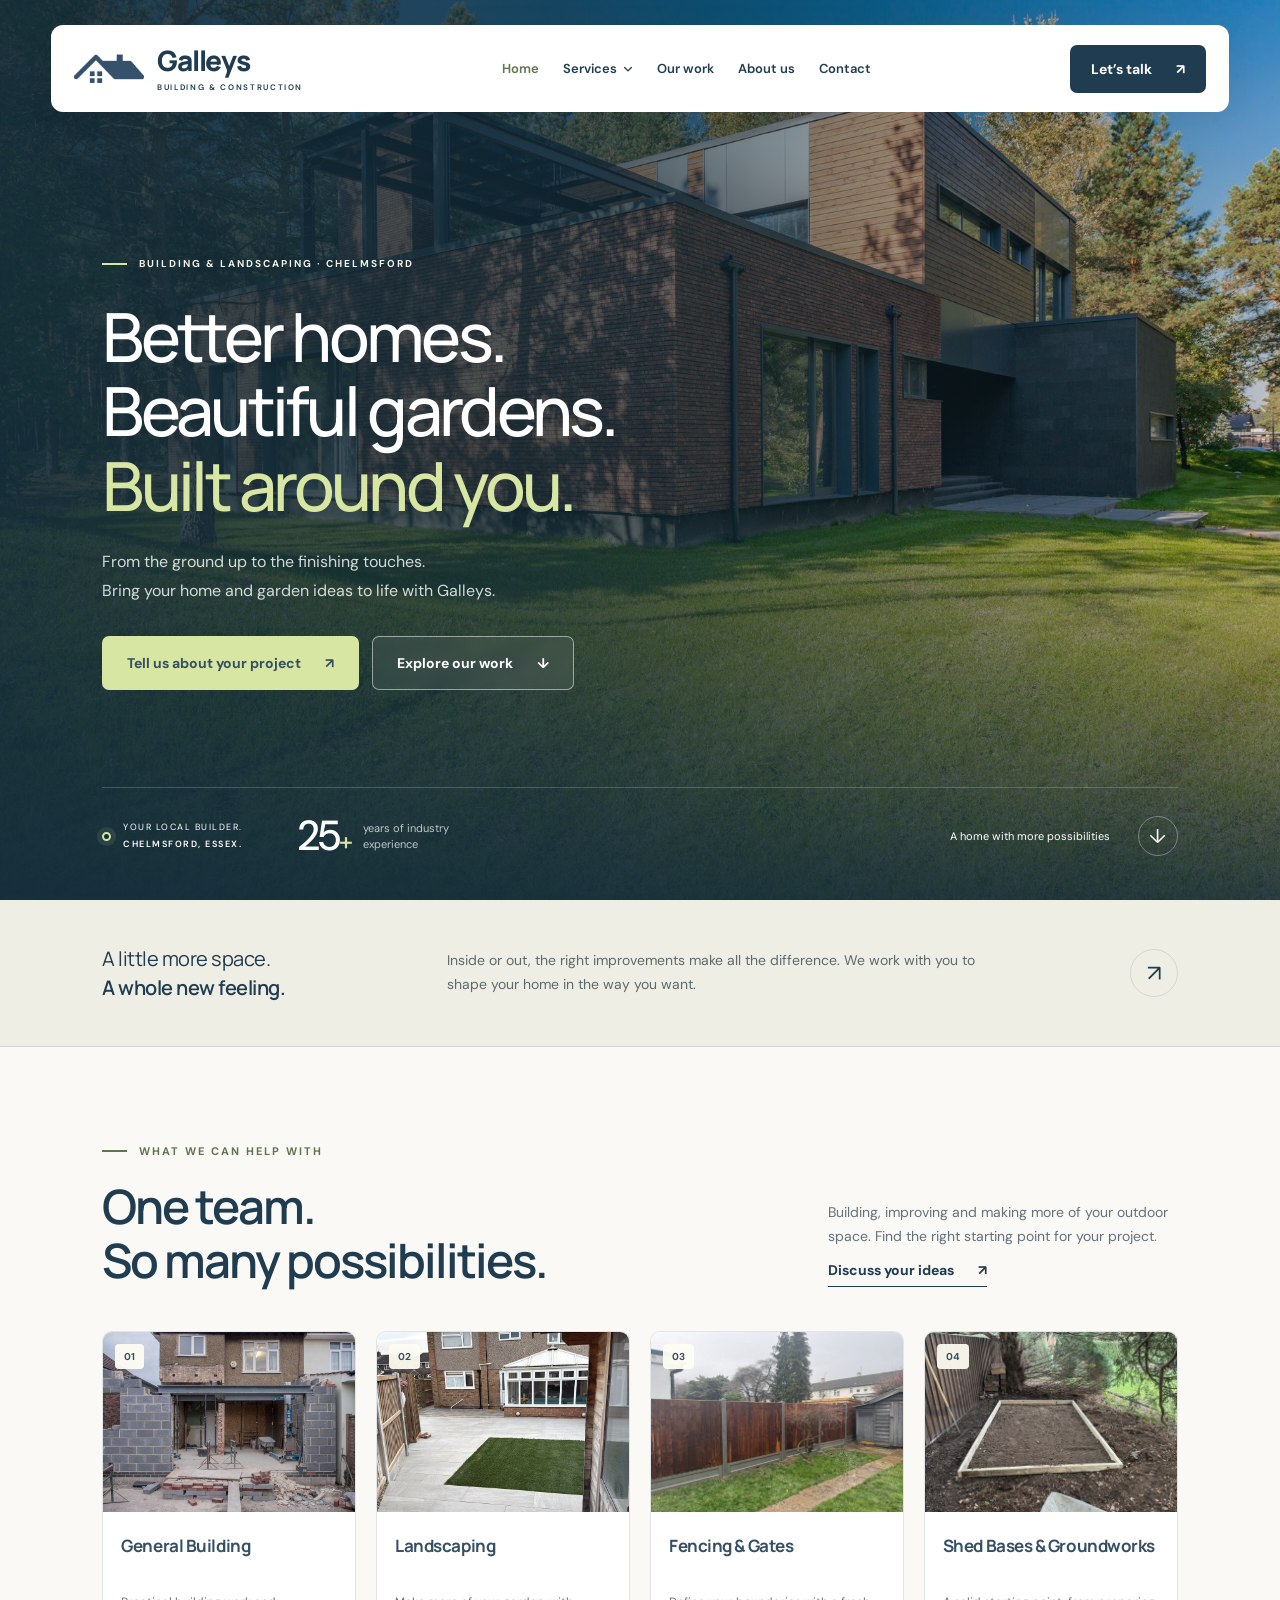
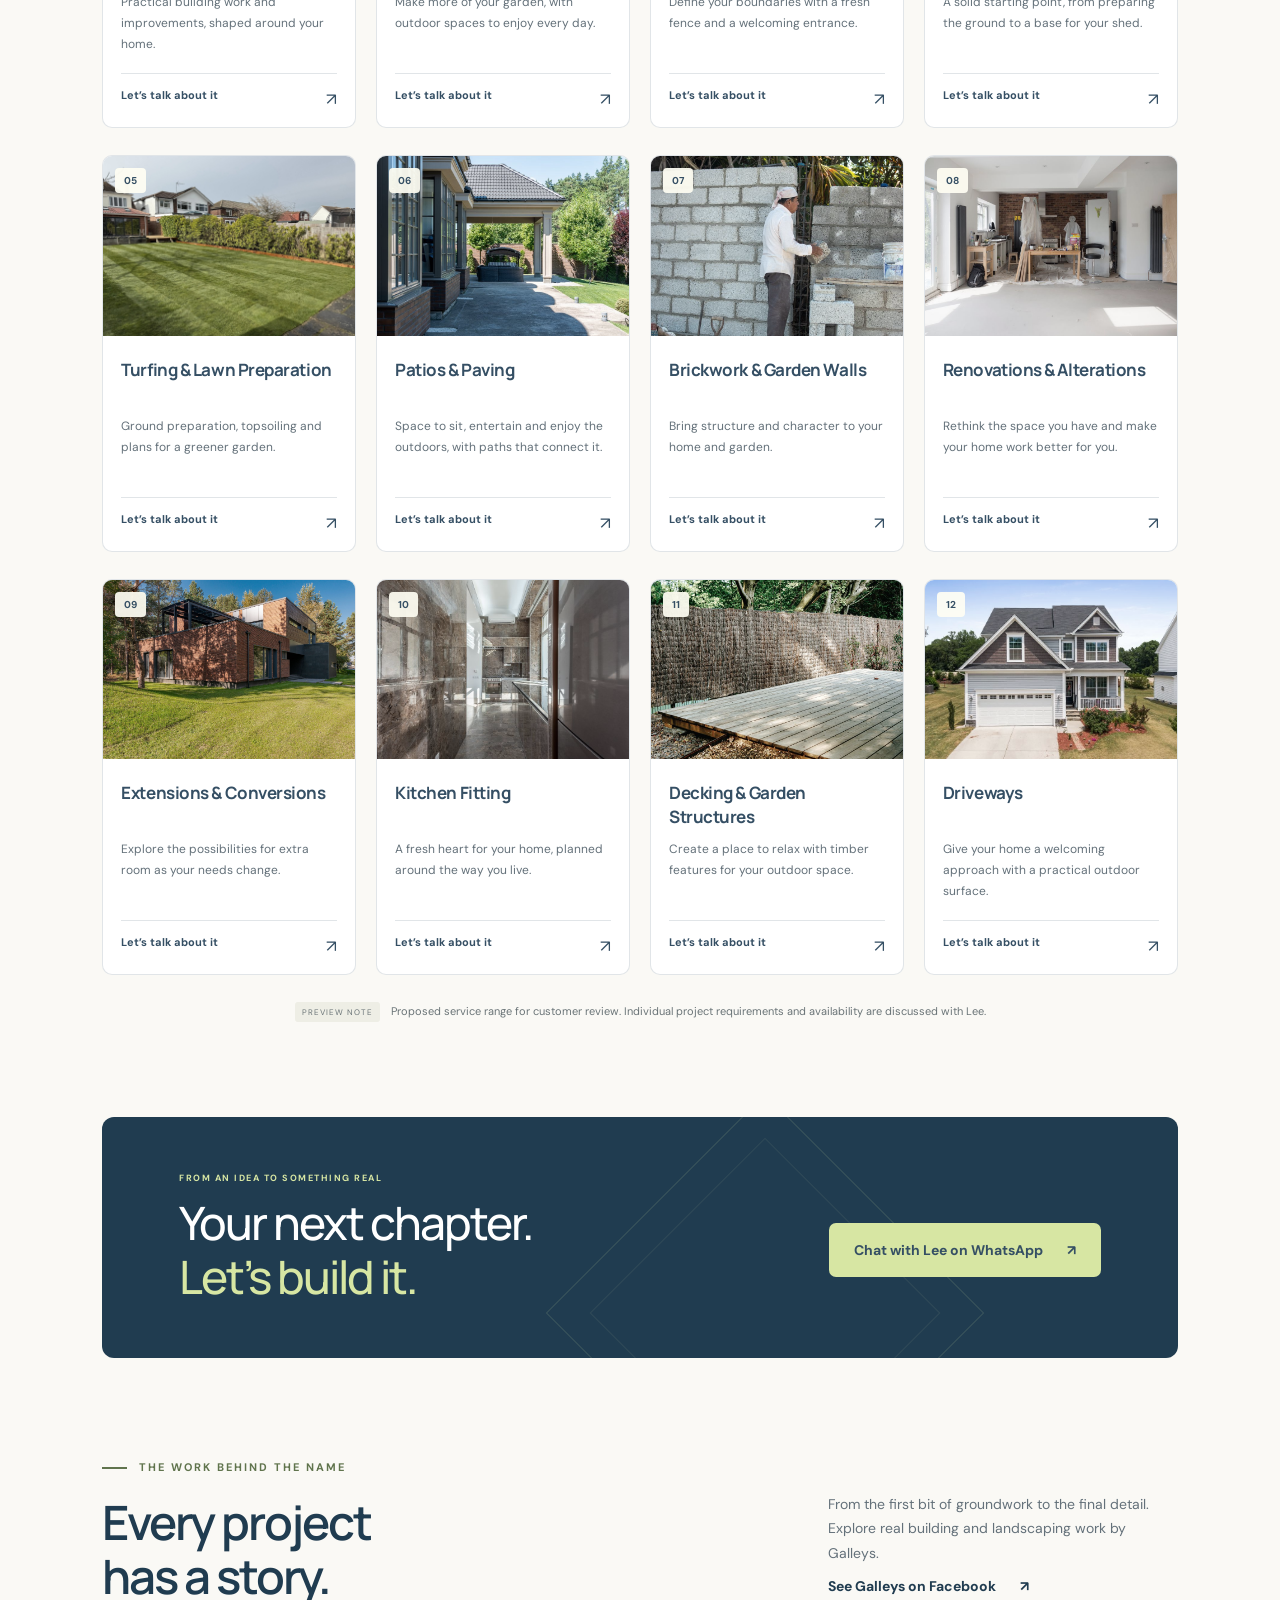
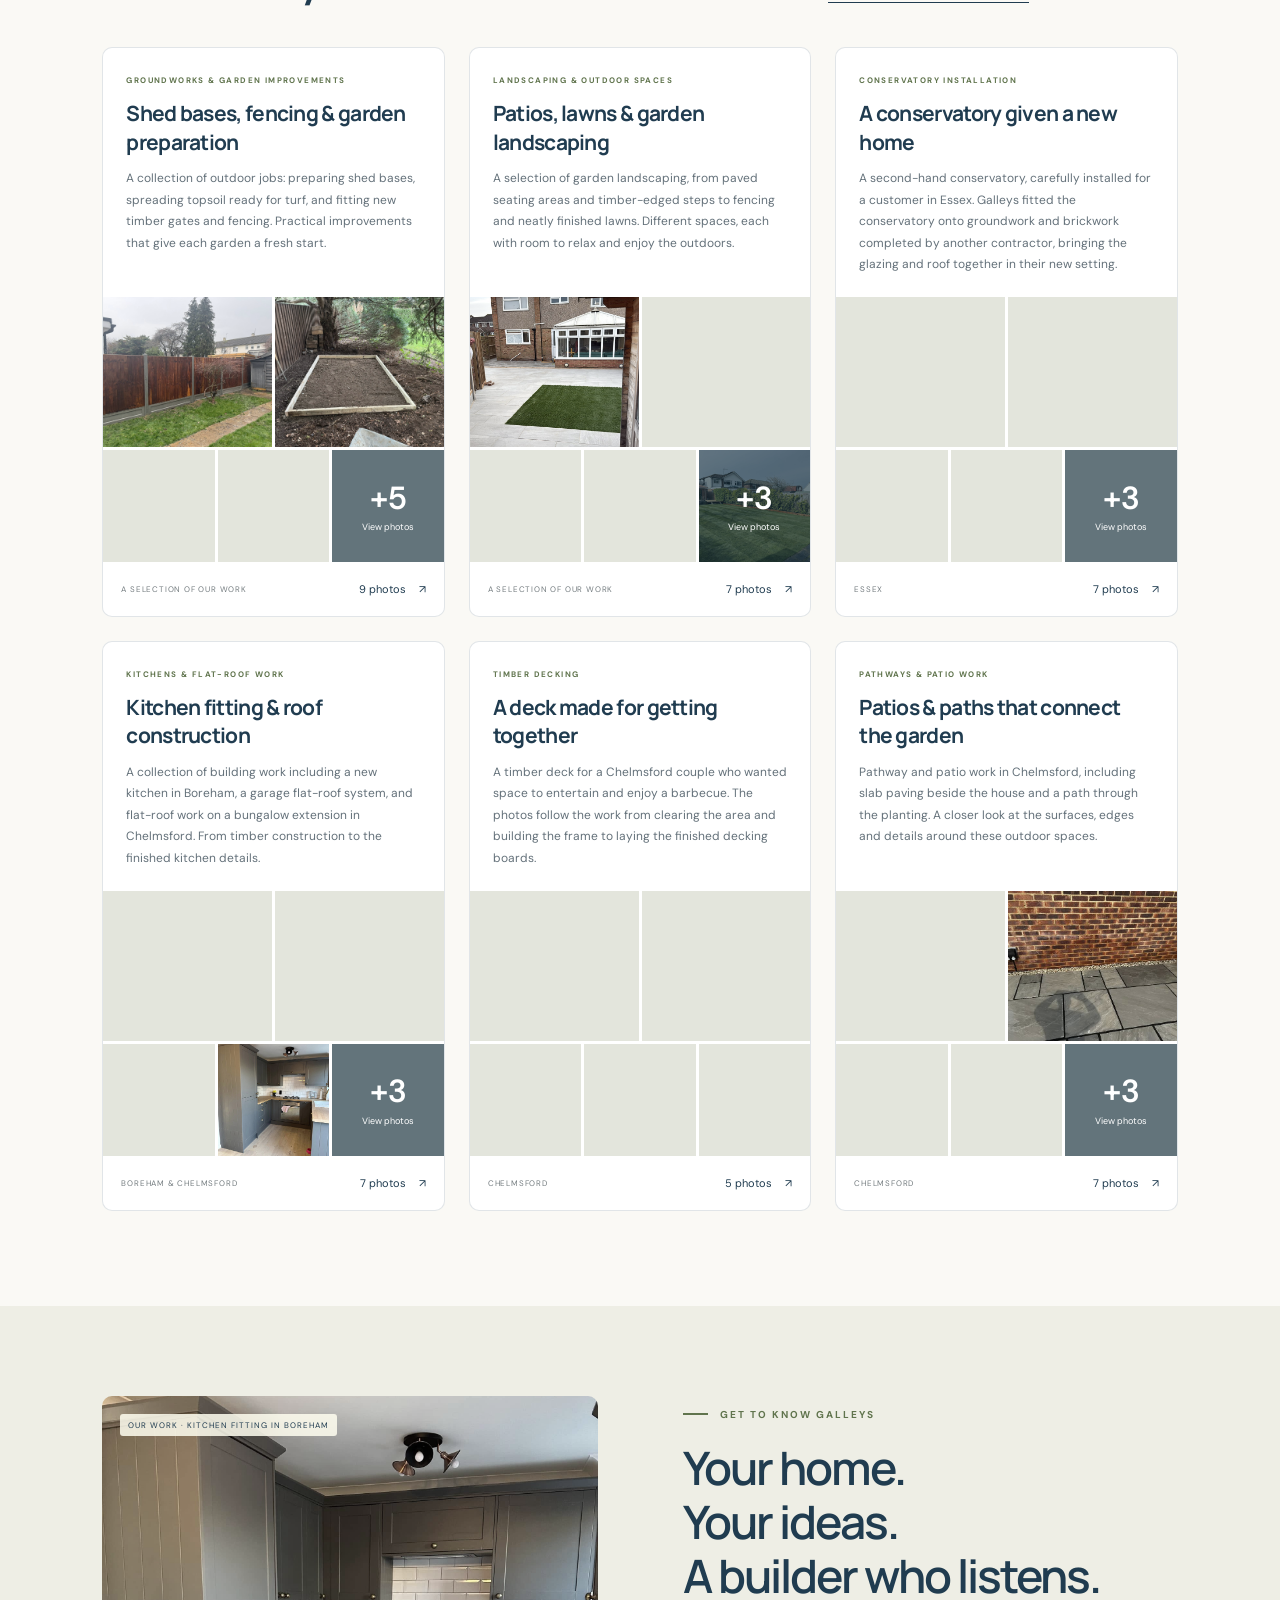
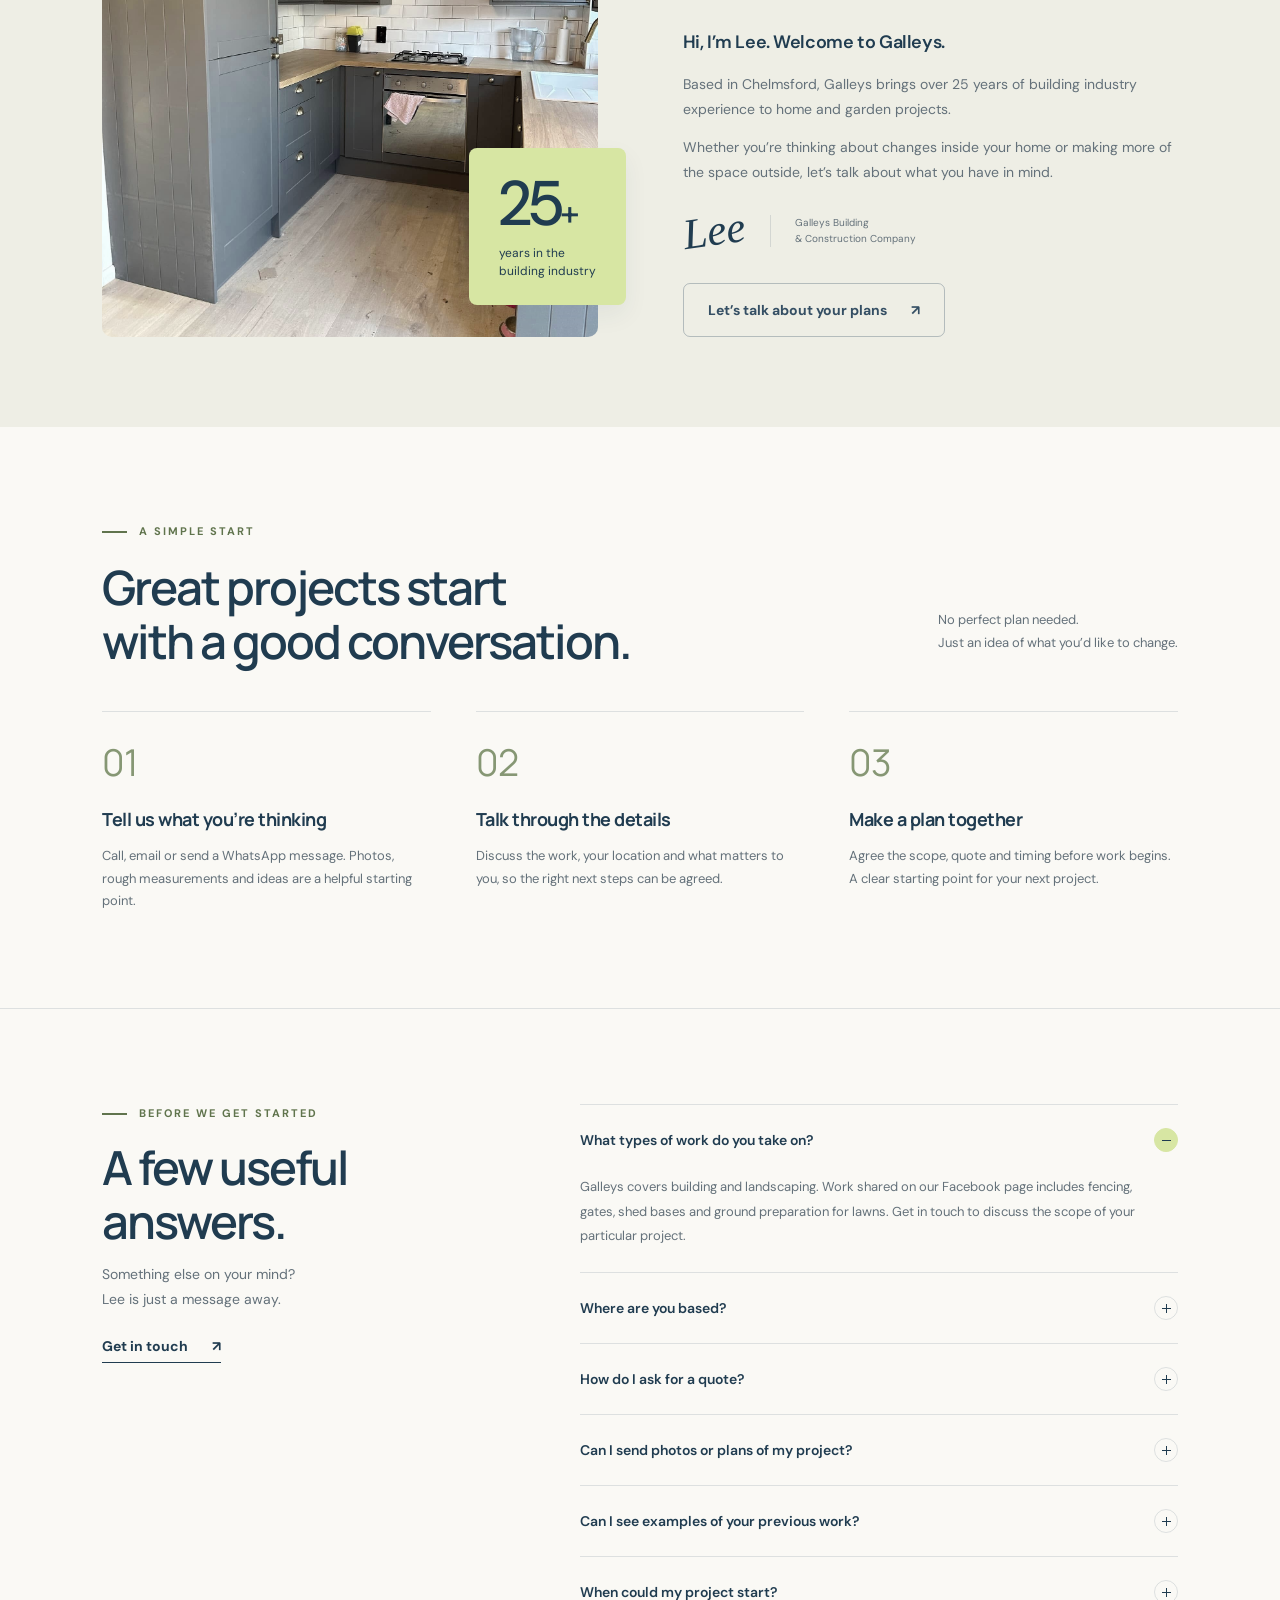
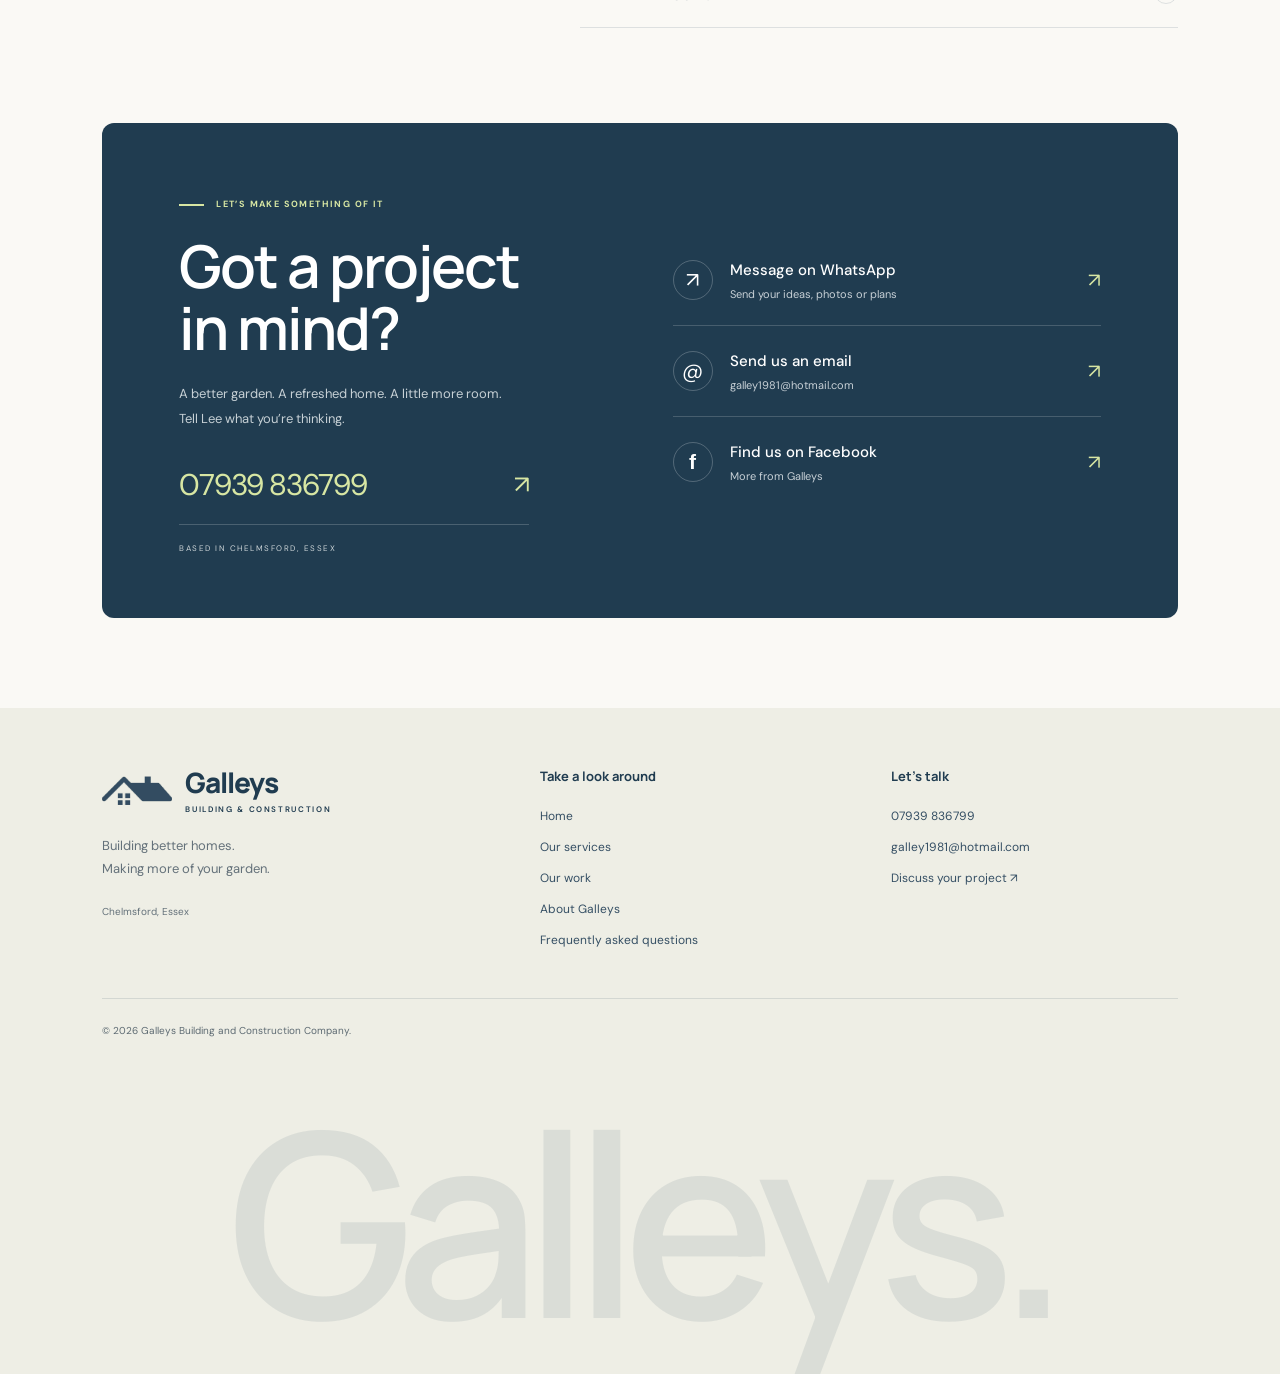
<file: index.html>
<!doctype html>
<html lang="en-GB">
<head>
  <meta charset="UTF-8">
  <meta name="viewport" content="width=device-width, initial-scale=1">
  <title>Galleys | Building & Landscaping in Chelmsford</title>
  <meta name="description" content="Galleys Building and Construction Company. Building and landscaping in Chelmsford, with over 25 years of industry experience. Discuss your home or garden project with Lee.">
  <meta name="robots" content="noindex, nofollow">
  <meta name="theme-color" content="#354f64">
  <link rel="icon" href="assets/galleys-icon.svg" type="image/svg+xml">
  <link rel="preload" as="image" href="assets/galleys-hero.jpg">
  <link rel="stylesheet" href="style.css">
  <link rel="stylesheet" href="homepage.css">
  <script src="homepage.js" defer></script>
</head>
<body>
  <a class="skip-link" href="#main">Skip to content</a>
  <header class="nav" id="site-header">
    <a class="brand" href="#home" aria-label="Galleys Building and Construction Company home"><span class="brand-icon"><img src="logo.jpg" alt="" width="1828" height="957"></span><span class="brand-type">Galleys<span>BUILDING & CONSTRUCTION</span></span></a>
    <button class="menu-toggle" aria-expanded="false" aria-controls="main-nav" aria-label="Open navigation"><span></span><span></span></button>
    <nav id="main-nav" aria-label="Main navigation"><a href="#home" class="home-link">Home</a><div class="services-nav"><button id="services-toggle" aria-expanded="false" aria-controls="services-menu">Services <svg aria-hidden="true" viewBox="0 0 12 12" width="10" height="10"><path d="M2 4.25 6 8.25l4-4" fill="none" stroke="currentColor" stroke-width="1.6" stroke-linecap="round" stroke-linejoin="round"/></svg></button><div class="services-menu" id="services-menu" hidden><div class="dropdown-intro"><span class="eyebrow">FOR YOUR HOME & GARDEN</span><strong>Good things start<br>with a conversation.</strong><a href="#services">Explore all services <span>↗</span></a></div><div id="service-links"></div></div></div><a href="#work">Our work</a><a href="#about">About us</a><a href="#contact">Contact</a></nav>
    <a class="btn call nav-call" href="tel:+447939836799">Let’s talk <span aria-hidden="true">↗</span></a>
  </header>
  <main id="main">
    <section class="hero" id="home" aria-labelledby="hero-title"><div class="hero-shade"></div><div class="hero-copy"><p class="eyebrow"><span class="tiny-line"></span> BUILDING & LANDSCAPING · CHELMSFORD</p><h1 id="hero-title">Better homes.<br>Beautiful gardens.<br><em>Built around you.</em></h1><p class="hero-sub">From the ground up to the finishing touches.<br>Bring your home and garden ideas to life with Galleys.</p><div class="hero-buttons"><a class="btn gold" href="#contact">Tell us about your project <span aria-hidden="true">↗</span></a><a class="btn glass" href="#work">Explore our work <span aria-hidden="true">↓</span></a></div></div><div class="hero-bottom"><div class="hero-location"><span class="location-dot"></span><span>YOUR LOCAL BUILDER.<br><b>CHELMSFORD, ESSEX.</b></span></div><div class="hero-stat"><strong>25<span>+</span></strong><span>years of industry<br>experience</span></div><a href="#services" class="hero-explore">A home with more possibilities <span aria-hidden="true">↓</span></a></div></section>
    <section class="intro-strip" aria-label="Our approach"><p>A little more space.<br><strong>A whole new feeling.</strong></p><p>Inside or out, the right improvements make all the difference. We work with you to shape your home in the way you want.</p><a href="#about" class="round-link" aria-label="Get to know Galleys">↗</a></section>
    <section class="section services" id="services" aria-labelledby="services-title"><div class="section-heading"><div><p class="eyebrow"><span class="tiny-line"></span> WHAT WE CAN HELP WITH</p><h2 id="services-title">One team.<br>So many possibilities.</h2></div><div class="section-intro"><p>Building, improving and making more of your outdoor space. Find the right starting point for your project.</p><a class="text-link" href="#contact">Discuss your ideas <span aria-hidden="true">↗</span></a></div></div><div class="service-grid" id="service-grid"></div><p class="preview-note"><span>PREVIEW NOTE</span> Proposed service range for customer review. Individual project requirements and availability are discussed with Lee.</p></section>
    <section class="project-banner"><p class="eyebrow">FROM AN IDEA TO SOMETHING REAL</p><h2>Your next chapter.<br><em>Let’s build it.</em></h2><a class="btn gold" href="https://wa.me/447939836799?text=Hi%20Lee%2C%20I%27d%20like%20to%20discuss%20a%20home%20or%20garden%20project." target="_blank" rel="noopener">Chat with Lee on WhatsApp <span aria-hidden="true">↗</span></a><span class="banner-outline" aria-hidden="true"></span></section>
    <section class="section work" id="work" aria-labelledby="work-title"><div class="section-heading"><div><p class="eyebrow"><span class="tiny-line"></span> THE WORK BEHIND THE NAME</p><h2 id="work-title">Every project<br>has a story.</h2></div><div class="section-intro"><p>From the first bit of groundwork to the final detail. Explore real building and landscaping work by Galleys.</p><a class="text-link" href="https://www.facebook.com/profile.php?id=100028971055452" target="_blank" rel="noopener">See Galleys on Facebook <span aria-hidden="true">↗</span></a></div></div><div class="project-grid" id="project-grid"></div></section>
    <section class="about-section" id="about" aria-labelledby="about-title"><div class="about-photo"><img src="assets/projects/project-4/image-5.jpg" loading="lazy" width="1536" height="2048" alt="Kitchen fitted by Galleys in Boreham, with grey cabinets and timber worktops"><span class="image-note">OUR WORK · KITCHEN FITTING IN BOREHAM</span><div class="experience-card"><strong>25<span>+</span></strong><p>years in the<br>building industry</p></div></div><div class="about-copy"><p class="eyebrow"><span class="tiny-line"></span> GET TO KNOW GALLEYS</p><h2 id="about-title">Your home.<br>Your ideas.<br>A builder who listens.</h2><p class="about-lead">Hi, I’m Lee. Welcome to Galleys.</p><p>Based in Chelmsford, Galleys brings over 25 years of building industry experience to home and garden projects.</p><p>Whether you’re thinking about changes inside your home or making more of the space outside, let’s talk about what you have in mind.</p><div class="about-signoff"><span class="signature">Lee</span><span>Galleys Building<br>& Construction Company</span></div><a class="btn outline" href="#contact">Let’s talk about your plans <span aria-hidden="true">↗</span></a></div></section>
    <section class="section process" aria-labelledby="process-title"><div class="section-heading"><div><p class="eyebrow"><span class="tiny-line"></span> A SIMPLE START</p><h2 id="process-title">Great projects start<br>with a good conversation.</h2></div><p>No perfect plan needed.<br>Just an idea of what you’d like to change.</p></div><div class="process-grid"><article><span class="step-number">01</span><h3>Tell us what you’re thinking</h3><p>Call, email or send a WhatsApp message. Photos, rough measurements and ideas are a helpful starting point.</p></article><article><span class="step-number">02</span><h3>Talk through the details</h3><p>Discuss the work, your location and what matters to you, so the right next steps can be agreed.</p></article><article><span class="step-number">03</span><h3>Make a plan together</h3><p>Agree the scope, quote and timing before work begins. A clear starting point for your next project.</p></article></div></section>
    <section class="section faq" id="faq" aria-labelledby="faq-title"><div><p class="eyebrow"><span class="tiny-line"></span> BEFORE WE GET STARTED</p><h2 id="faq-title">A few useful<br>answers.</h2><p>Something else on your mind?<br>Lee is just a message away.</p><a class="text-link" href="#contact">Get in touch <span aria-hidden="true">↗</span></a></div><div class="faq-list">
      <details open><summary>What types of work do you take on?<span aria-hidden="true"></span></summary><p>Galleys covers building and landscaping. Work shared on our Facebook page includes fencing, gates, shed bases and ground preparation for lawns. Get in touch to discuss the scope of your particular project.</p></details>
      <details><summary>Where are you based?<span aria-hidden="true"></span></summary><p>We’re based in Chelmsford, Essex. Send Lee your postcode and a short description of the work to check availability in your area.</p></details>
      <details><summary>How do I ask for a quote?<span aria-hidden="true"></span></summary><p>Call <a href="tel:+447939836799">07939 836799</a>, send a WhatsApp message or email <a href="mailto:galley1981@hotmail.com">galley1981@hotmail.com</a>. Include your location and what you’d like to do, and Lee can discuss the next steps with you.</p></details>
      <details><summary>Can I send photos or plans of my project?<span aria-hidden="true"></span></summary><p>Yes. You can share photos and plans by WhatsApp or email. Approximate dimensions and a description of the result you have in mind will also help the conversation.</p></details>
      <details><summary>Can I see examples of your previous work?<span aria-hidden="true"></span></summary><p>You can see project updates on <a href="https://www.facebook.com/profile.php?id=100028971055452" target="_blank" rel="noopener">our Facebook page</a>. Explore our <a href="#work">project galleries</a> for photographs of our building and landscaping work, including kitchens, conservatories, decking and garden improvements.</p></details>
      <details><summary>When could my project start?<span aria-hidden="true"></span></summary><p>Timing depends on the type of work and current availability. Contact Lee with your preferred dates to discuss a suitable schedule.</p></details>
    </div></section>
    <section class="contact-section" id="contact" aria-labelledby="contact-title"><div class="contact-copy"><p class="eyebrow"><span class="tiny-line"></span> LET’S MAKE SOMETHING OF IT</p><h2 id="contact-title">Got a project<br>in mind?</h2><p>A better garden. A refreshed home. A little more room.<br>Tell Lee what you’re thinking.</p><a class="contact-phone" href="tel:+447939836799">07939 836799 <span aria-hidden="true">↗</span></a><span class="contact-location">BASED IN CHELMSFORD, ESSEX</span></div><div class="contact-options"><a href="https://wa.me/447939836799?text=Hi%20Lee%2C%20I%27d%20like%20to%20discuss%20a%20project." target="_blank" rel="noopener"><span class="contact-symbol" aria-hidden="true">↗</span><span><strong>Message on WhatsApp</strong><small>Send your ideas, photos or plans</small></span><b aria-hidden="true">↗</b></a><a href="mailto:galley1981@hotmail.com"><span class="contact-symbol" aria-hidden="true">@</span><span><strong>Send us an email</strong><small>galley1981@hotmail.com</small></span><b aria-hidden="true">↗</b></a><a href="https://www.facebook.com/profile.php?id=100028971055452" target="_blank" rel="noopener"><span class="contact-symbol facebook-symbol" aria-hidden="true">f</span><span><strong>Find us on Facebook</strong><small>More from Galleys</small></span><b aria-hidden="true">↗</b></a></div></section>
  </main>
  <footer><div class="footer-grid"><div><a class="brand" href="#home" aria-label="Galleys home"><span class="brand-icon"><img src="logo.jpg" alt="" width="1828" height="957" loading="lazy"></span><span class="brand-type">Galleys<span>BUILDING & CONSTRUCTION</span></span></a><p>Building better homes.<br>Making more of your garden.</p><p class="footer-location">Chelmsford, Essex</p></div><div><h3>Take a look around</h3><a href="#home">Home</a><a href="#services">Our services</a><a href="#work">Our work</a><a href="#about">About Galleys</a><a href="#faq">Frequently asked questions</a></div><div><h3>Let’s talk</h3><a href="tel:+447939836799">07939 836799</a><a href="mailto:galley1981@hotmail.com">galley1981@hotmail.com</a><a href="#contact">Discuss your project ↗</a></div></div><div class="footer-base"><span>© <span id="year">2026</span> Galleys Building and Construction Company.</span></div><div class="footer-wordmark" aria-hidden="true">Galleys.</div></footer>
  <dialog id="project-lightbox" aria-labelledby="lightbox-title" aria-describedby="lightbox-notice"><div class="lightbox-header"><div><p class="eyebrow">GALLEYS · PROJECT GALLERY</p><h2 id="lightbox-title"></h2></div><button class="lightbox-close" aria-label="Close project gallery">×</button></div><div class="lightbox-stage"><img id="lightbox-image" alt=""><button class="lightbox-prev" aria-label="Previous image"><svg aria-hidden="true" viewBox="0 0 24 24"><path d="M19 12H5m6-6-6 6 6 6" fill="none" stroke="currentColor" stroke-width="1.8" stroke-linecap="round" stroke-linejoin="round"/></svg></button><button class="lightbox-next" aria-label="Next image"><svg aria-hidden="true" viewBox="0 0 24 24"><path d="M5 12h14m-6-6 6 6-6 6" fill="none" stroke="currentColor" stroke-width="1.8" stroke-linecap="round" stroke-linejoin="round"/></svg></button></div><div class="lightbox-caption"><p id="lightbox-caption"></p><span id="lightbox-count" aria-live="polite"></span></div><div id="lightbox-thumbnails" class="lightbox-thumbnails" aria-label="Choose a gallery image"></div><p id="lightbox-notice">Photographs from Galleys’ building and landscaping projects. Swipe, or use the arrows or thumbnails, to explore.</p></dialog>
  <noscript><p class="noscript-note">Please enable JavaScript to browse the service cards and project galleries. You can still call Lee on <a href="tel:+447939836799">07939 836799</a>.</p></noscript>
</body>
</html>
</file>
<file: style.css>
@import url('https://fonts.googleapis.com/css2?family=DM+Sans:wght@400;500;600;700&family=Manrope:wght@400;500;600;700;800&display=swap');
:root{--navy:#133458;--olive:#838921;--gold:#D99B21;--cream:#FAF7BB;--paper:#fffef7;--line:#13345820}*{box-sizing:border-box}html{scroll-behavior:smooth;scroll-padding-top:120px}body{margin:0;background:var(--paper);color:var(--navy);font-family:'DM Sans',Arial,sans-serif;font-size:16px}button,input,textarea,select{font:inherit}button,a{-webkit-tap-highlight-color:transparent}button{cursor:pointer}a{color:inherit;text-decoration:none}button:focus-visible,a:focus-visible{outline:3px solid var(--gold);outline-offset:5px}.nav{position:absolute;z-index:10;top:25px;left:5%;width:90%;display:flex;align-items:center;justify-content:space-between;gap:24px;padding:14px 18px 14px 24px;border-radius:60px;background:#fffef7f5;border:1px solid #ffffff60}.brand{font-family:Manrope,Arial;font-weight:800;font-size:25px;letter-spacing:-1px;display:flex;align-items:center;white-space:nowrap}.brand-dot{color:var(--olive)}.brandmark{width:36px;height:36px;display:grid;place-content:center;background:var(--navy);color:var(--cream);font-size:31px;border-radius:12px;margin-right:10px;line-height:1;position:relative;padding-bottom:6px}.brandmark span{position:absolute;color:var(--gold);right:3px;bottom:0;font-size:21px}.nav nav,.nav-actions{display:flex;gap:24px;align-items:center}.nav nav button{border:0;background:none;color:var(--navy);padding:10px 0;font-weight:500}.nav nav button span{padding-left:8px}.nav-actions{gap:10px}.btn{display:inline-flex;align-items:center;justify-content:center;gap:20px;border-radius:40px;padding:15px 24px;border:1px solid transparent;font-weight:700;font-size:15px;transition:transform .2s,background .2s}.btn:hover{transform:translateY(-3px)}.call{background:var(--navy);color:white}.outline{border-color:var(--navy);background:transparent;color:var(--navy)}.gold{background:var(--gold);color:var(--navy)}.glass{background:#ffffff12;border-color:#ffffff55;color:white;backdrop-filter:blur(16px)}.hero{min-height:clamp(780px,95vh,1000px);background:var(--navy) url('assets/hero.png') center/cover;position:relative;display:flex;flex-direction:column;justify-content:center;padding:170px 8% 145px;color:white}.hero-shade{position:absolute;inset:0;background:linear-gradient(90deg,#09243be8 0%,#0b2b45ab 40%,#0b263219 78%),linear-gradient(0deg,#09253bdf,transparent 35%)}.hero-copy{position:relative;max-width:740px}.eyebrow{font-size:13px;letter-spacing:2px;font-weight:700;display:flex;align-items:center;gap:12px}.tiny-line{height:2px;width:25px;background:var(--gold)}h1,h2,h3{font-family:Manrope,Arial;letter-spacing:-1.7px}h1{font-size:clamp(48px,5.8vw,80px);line-height:1.08;margin:28px 0}h1 em{font-style:normal;color:var(--cream)}.hero-sub{font-size:20px;line-height:1.6;color:#ffffffcf;max-width:460px}.hero-points{display:flex;flex-wrap:wrap;gap:18px;font-size:14px;margin:28px 0 36px}.hero-points span::first-letter{color:var(--gold)}.hero-buttons{display:flex;gap:12px;flex-wrap:wrap}.hero-bottom{position:absolute;bottom:30px;left:8%;right:8%;display:flex;align-items:center;gap:45px;border-top:1px solid #ffffff30;padding-top:24px}.hero-bottom>span{font-size:12px;letter-spacing:2px;margin-right:auto}.google-link{display:flex;align-items:center;gap:12px}.google-link b{font-size:35px;color:var(--cream)}.google-link small{display:block;margin-top:4px;font-size:12px;opacity:.65}.hero-stat{display:flex;align-items:center;gap:12px}.hero-stat strong{font-size:32px}.hero-stat span{font-size:13px;max-width:60px}.down{width:44px;height:44px;display:grid;place-items:center;border:1px solid #ffffff50;border-radius:50%;font-size:24px}
@media(max-width:900px){.nav nav{gap:14px}.nav-actions .request{display:none}.nav{left:4%;width:92%}.hero{padding-left:6%;padding-right:6%}.hero-bottom{left:6%;right:6%}.hero-bottom>span{display:none}}@media(max-width:600px){.nav{top:15px;flex-wrap:wrap;gap:10px;padding:12px 16px;border-radius:26px}.brand{font-size:21px}.nav nav{order:3;width:100%;justify-content:center;border-top:1px solid var(--line);padding-top:4px}.nav-actions .call{padding:10px 15px;font-size:13px}.hero{height:auto;min-height:850px;padding-top:190px;padding-bottom:160px;background-position:60% center}.hero-shade{background:linear-gradient(90deg,#09243bef,#09243b66),linear-gradient(0deg,#09253b,transparent 45%)}.hero-points{display:grid;gap:12px}.hero-sub{font-size:18px}.hero-bottom{gap:20px}.hero-stat{margin-left:auto}.down{display:none}}
.section{padding:110px 8%;max-width:1700px;margin:auto}.section-heading{display:flex;align-items:flex-end;justify-content:space-between;gap:40px;margin-bottom:45px}h2{font-size:clamp(32px,3.5vw,53px);line-height:1.17;font-weight:700;margin:18px 0 0}h3{font-size:20px;line-height:1.35;letter-spacing:-.5px;margin:0 0 12px}p{line-height:1.6}.section .eyebrow{color:var(--olive)}.section-heading>p{max-width:360px;color:#133458b5}.service-grid{display:grid;grid-template-columns:repeat(4,1fr);gap:24px}.service-card{border:1px solid var(--line);border-radius:18px;background:transparent;text-align:left;color:var(--navy);padding:8px;overflow:hidden;transition:transform .25s,box-shadow .25s}.service-card:hover{transform:translateY(-6px);box-shadow:0 16px 30px #13345810}.service-image{position:relative;aspect-ratio:1.12;overflow:hidden;border-radius:12px}.service-image img{width:100%;height:100%;object-fit:cover;transition:transform .5s}.service-card:hover img{transform:scale(1.045)}.service-image>span{position:absolute;top:12px;left:12px;background:#fffef7de;backdrop-filter:blur(12px);padding:7px 11px;border-radius:30px;font-size:12px;font-weight:700}.service-copy{padding:18px 12px 12px}.service-copy h3{font-size:19px;min-height:52px}.service-copy p{font-size:14px;line-height:1.6;color:#133458ae;min-height:68px;margin:0 0 18px}.learn{display:flex;justify-content:space-between;border-top:1px solid var(--line);padding-top:13px;font-size:13px;font-weight:700}.learn b{font-size:18px}.emergency{background:var(--navy);color:var(--cream);padding:85px 8%;display:flex;align-items:center;gap:55px;position:relative;overflow:hidden}.emergency-circle{width:160px;height:160px;flex-shrink:0;border:1px solid #faf7bb40;border-radius:50%;display:grid;place-content:center;font-size:43px;letter-spacing:-2px}.emergency h2{margin:12px 0 28px;color:white}.emergency>.emergency-circle+div{flex:1}.emergency>p{color:#ffffff90;line-height:1.8;font-size:18px}.emergency strong{color:var(--cream);font-weight:400}.centre{text-align:center}.centre .eyebrow{justify-content:center}.muted{color:#1334589e}.small{font-size:12px}.centre>.muted{font-size:14px}.review-grid{display:grid;grid-template-columns:repeat(3,1fr);gap:24px;margin:45px 0 35px}.review-card{background:#f1f1df;padding:28px;border:1px solid #83892125;border-radius:20px;text-align:left;color:var(--navy);transition:transform .3s,background .3s;display:flex;flex-direction:column}.review-card:hover{transform:translateY(-7px);background:var(--cream)}.review-card h3{font-size:23px}.review-card p{color:#133458b5;font-size:16px;flex:1}.quote-mark{font-family:Georgia,serif;font-size:70px;line-height:.9;color:var(--olive)}.review-bottom{border-top:1px solid var(--line);display:flex;align-items:center;gap:12px;padding-top:20px;margin-top:14px;font-size:14px}.review-avatar{border-radius:50%;background:var(--navy);color:var(--cream);width:40px;height:40px;display:grid;place-content:center;font-size:12px}.review-bottom small{display:block;font-size:12px;margin-top:3px;opacity:.65}.expand-icon{margin-left:auto;font-size:22px}.why{border-top:1px solid var(--line)}.why-grid{display:grid;grid-template-columns:1fr 1fr;gap:20px}.why-grid article{display:flex;gap:25px;padding:30px;border:1px solid var(--line);border-radius:16px}.why-grid p{margin:0;color:#133458b5}.number{font-family:Manrope;font-size:40px;color:var(--olive);opacity:.6;letter-spacing:-2px}.areas{display:grid;grid-template-columns:1fr 1.1fr;gap:70px;background:#f2f2e1;max-width:none}.areas h2{margin-bottom:25px}.areas .btn{margin-top:25px}.map-wrap{align-self:center}.map-wrap iframe{width:100%;height:310px;border:0;border-radius:18px 18px 0 0;filter:saturate(.6)}.map-caption{display:flex;flex-wrap:wrap;justify-content:space-between;gap:14px;padding:20px;background:var(--navy);color:var(--cream);border-radius:0 0 18px 18px;font-size:14px;margin-top:-5px}.map-caption strong{font-weight:500}.area-tags{display:flex;flex-wrap:wrap;gap:8px;margin-top:16px}.area-tags span{padding:8px 12px;border:1px solid #83892140;border-radius:7px;font-size:13px}.faq{display:grid;grid-template-columns:.8fr 1.2fr;gap:70px}.faq h2{font-size:70px}.faq p{color:#133458ac}.faq-list{display:grid;gap:12px}.faq-list button{display:flex;align-items:center;justify-content:space-between;gap:20px;text-align:left;padding:24px;background:#f2f2e1;border:1px solid var(--line);border-radius:15px;color:var(--navy);font-size:17px;transition:background .2s}.faq-list button:hover{background:var(--cream)}.faq-list b{font-weight:400;font-size:26px}.final-cta{margin:0 8% 95px;border-radius:24px;background:linear-gradient(90deg,#133458f5,#13345844),url('assets/hero.png') center 45%/cover;padding:65px;color:var(--cream)}.final-cta h2{font-size:56px;color:white;margin-bottom:28px}footer{padding:70px 8% 0;background:#eeefdc;overflow:hidden}.footer-grid{display:grid;grid-template-columns:1.4fr .7fr 1fr;gap:50px}.footer-grid h3{font-size:15px;margin-bottom:22px}.footer-grid>div>a:not(.brand),.footer-grid>div>button{display:block;border:0;background:none;padding:0;text-align:left;margin-bottom:12px;color:var(--navy);font-size:14px}.footer-grid>div>a:hover,.footer-grid>div>button:hover{text-decoration:underline}.footer-grid .contact-line{font-size:16px!important}.socials{display:flex;flex-wrap:wrap;gap:8px;margin-top:26px}.socials a{border:1px solid var(--line);border-radius:30px;padding:7px 10px;font-size:12px}.footer-base{display:flex;justify-content:space-between;flex-wrap:wrap;gap:15px;border-top:1px solid var(--line);margin-top:45px;padding-top:25px;font-size:12px;color:#1334589e}.footer-wordmark{font-family:Manrope;font-size:clamp(60px,13vw,210px);font-weight:800;letter-spacing:-.06em;text-align:center;color:#13345813;white-space:nowrap;line-height:1.6}.modal-open{overflow:hidden}dialog{width:min(720px,calc(100% - 32px));max-height:85vh;border:1px solid #ffffffaa;border-radius:28px;background:#fffef7df;backdrop-filter:blur(30px);-webkit-backdrop-filter:blur(30px);padding:48px;color:var(--navy);box-shadow:0 30px 100px #06142355;animation:appear .25s ease-out}dialog::backdrop{background:#061b2b77;backdrop-filter:blur(12px);-webkit-backdrop-filter:blur(12px)}dialog h2{font-size:36px;line-height:1.2;margin:12px 0 22px}dialog .eyebrow{font-size:12px;color:var(--olive);padding-right:12px}dialog p{color:#133458cc}.modal-close{position:absolute;top:12px;right:14px;border:1px solid var(--line);background:#fffef7d0;border-radius:50%;width:35px;height:35px;font-size:25px;color:var(--navy);z-index:2}.modal-photo{width:100%;height:220px;object-fit:cover;border-radius:15px;margin-bottom:15px}.large-quote,.answer{font-size:21px;line-height:1.7}.mini-benefits{display:flex;gap:10px;flex-wrap:wrap;margin:25px 0}.mini-benefits span{border:1px solid var(--line);padding:10px;border-radius:8px;font-size:13px}.modal-service-list{display:grid;gap:10px;margin:25px 0}.modal-service-list button{display:flex;justify-content:space-between;text-align:left;gap:15px;padding:15px;border:1px solid var(--line);border-radius:12px;background:#ffffff60;color:var(--navy)}label{display:block;font-size:14px;font-weight:500;margin:16px 0}input,textarea,select{display:block;width:100%;padding:12px;border:1px solid #13345840;border-radius:10px;background:#ffffffe0;color:var(--navy);margin-top:7px;min-width:0}textarea{resize:vertical}.form-grid{display:grid;grid-template-columns:1fr 1fr;gap:16px}.sr-only{position:absolute;width:1px;height:1px;padding:0;margin:-1px;overflow:hidden;clip:rect(0,0,0,0);white-space:nowrap;border:0}@keyframes appear{from{opacity:0;transform:scale(.94)}to{opacity:1;transform:scale(1)}}
@media(min-width:1800px){.hero-copy{max-width:950px}.hero h1{font-size:88px}}@media(max-width:1100px){.service-grid{grid-template-columns:repeat(2,1fr)}.service-copy h3,.service-copy p{min-height:0}.emergency-circle{display:none}.review-card{padding:22px}.areas,.faq{gap:35px}.footer-grid{gap:30px}}
@media(max-width:760px){.section{padding:70px 6%}h2{letter-spacing:-1.2px}.section-heading{align-items:flex-start;flex-direction:column;gap:22px}.review-grid{grid-template-columns:1fr}.review-card h3{font-size:22px}.why-grid{grid-template-columns:1fr}.why-grid article{padding:24px}.areas,.faq{grid-template-columns:1fr}.areas h2 br:nth-child(2){display:none}.emergency{padding:65px 6%}.emergency>p{display:none}.emergency h2{font-size:34px}.faq h2{font-size:54px}.final-cta{margin:0 6% 60px;padding:35px}.final-cta h2{font-size:40px}.footer-grid{grid-template-columns:1fr 1fr}.footer-grid>div:first-child{grid-column:1/-1}.footer-wordmark{font-size:14vw}footer{padding:50px 6% 0}dialog{padding:42px 25px 28px}dialog h2{font-size:29px}.large-quote,.answer{font-size:18px}.form-grid{grid-template-columns:1fr;gap:0}.hero-bottom{font-size:13px}.hero-stat strong{font-size:27px}}
@media(max-width:420px){.service-grid{gap:12px}.service-copy{padding:14px 6px 8px}.service-copy h3{font-size:16px}.service-copy p{font-size:13px}.learn{font-size:12px}.service-image{aspect-ratio:.95}.hero-buttons .btn{padding:14px 19px}.hero-stat span{font-size:12px}.google-link{gap:8px}.hero-bottom{gap:12px}.eyebrow{font-size:11px;letter-spacing:1.7px}.faq-list button{padding:18px;font-size:16px}}
@media(prefers-reduced-motion:reduce){html{scroll-behavior:auto}*,*::before,*::after{animation:none!important;transition:none!important}}
.nav nav a{padding:10px 0;font-weight:500;font-size:16px}.nav nav a[aria-current=page]{color:var(--olive);text-decoration:underline;text-underline-offset:7px}.service-card{display:block}.inner-page{padding-top:135px}.inner-page #remaining>section{display:none}.breadcrumbs{max-width:1450px;margin:25px auto 0;padding:0 6%;display:flex;flex-wrap:wrap;gap:12px;font-size:14px;color:#133458b0}.breadcrumbs a:hover{text-decoration:underline}.page-intro{max-width:1450px;margin:auto;padding:45px 6% 70px;display:grid;grid-template-columns:1fr 1fr;gap:65px;align-items:center}.page-intro h1,.service-directory h1{font-size:clamp(38px,4.5vw,65px);margin:22px 0;overflow-wrap:break-word}.page-intro p:not(.eyebrow){font-size:18px;max-width:580px;margin-bottom:28px;color:#133458ba}.page-intro .eyebrow,.page-section .eyebrow,.service-detail-layout .eyebrow{color:var(--olive)}.page-intro>img{width:100%;height:430px;object-fit:cover;border-radius:24px}.page-section{max-width:1450px;margin:auto;padding:30px 6% 80px}.about-values{display:grid;grid-template-columns:repeat(3,1fr);gap:20px;margin:35px 0}.about-values article{border:1px solid var(--line);border-radius:18px;padding:30px}.about-values h3{margin-top:20px}.about-values p{color:#133458ba}.page-banner{background:#eeefdc;border-radius:22px;padding:35px;display:flex;align-items:center;justify-content:space-between;gap:30px;margin-top:60px}.page-banner h2{font-size:30px;margin:0}.page-banner .btn{flex-shrink:0}.directory-lead{max-width:620px;font-size:18px;margin-bottom:45px}.service-detail-layout{max-width:1450px;margin:auto;padding:15px 6% 90px;display:grid;grid-template-columns:1.1fr .9fr;gap:65px;align-items:start}.service-information>section{margin-bottom:45px}.service-information h2,.quotation h2{font-size:32px;margin-top:12px}.service-information h3{font-size:19px;margin-top:25px}.service-information p{color:#133458bc}.included-list,.next-steps{padding-left:23px;line-height:1.7;margin-top:25px}.included-list li,.next-steps li{margin-bottom:14px;padding-left:6px}.included-list li::marker{color:var(--olive)}.pricing-panel{background:#f2f2e1;border:1px solid #83892130;border-radius:20px;padding:30px}.text-link{display:inline-block;font-weight:700;text-decoration:underline;text-underline-offset:5px;margin:15px 0}.quotation{background:#fffef7e0;backdrop-filter:blur(20px);border:1px solid #83892150;border-radius:24px;padding:30px;box-shadow:0 15px 45px #1334580a;scroll-margin-top:30px}.quotation>p{color:#133458bd}.demo-notice{font-size:13px;line-height:1.6;padding:15px;background:var(--cream);border-radius:10px;margin:20px 0}.demo-notice a{text-decoration:underline}.quotation .btn{width:100%}.quote-service{font-size:14px}.quote-result{background:#eeefdc;border:1px solid var(--olive);padding:18px;border-radius:10px;font-size:15px;line-height:1.6;margin-top:20px}.quote-result:focus{outline:2px solid var(--olive);outline-offset:3px}
@media(max-width:950px){.page-intro{gap:30px}.service-detail-layout{gap:30px}.page-intro>img{height:350px}.quotation{padding:23px}.about-values article{padding:20px}}
@media(max-width:700px){.page-intro{grid-template-columns:1fr;padding-top:30px;gap:30px}.page-intro>img{height:290px}.service-detail-layout{grid-template-columns:1fr}.about-values{grid-template-columns:1fr}.page-banner{flex-direction:column;align-items:flex-start;padding:25px}.pricing-panel{padding:24px}.service-information h2,.quotation h2{font-size:29px}.page-intro h1,.service-directory h1{font-size:40px}.quotation{scroll-margin-top:20px}}
@media(max-width:600px){.inner-page{padding-top:160px}.nav nav a{font-size:15px}.breadcrumbs{font-size:13px;margin-top:15px}.page-intro .eyebrow{font-size:11px}}
</file>
<file: homepage.css>
/* Galleys adaptation of the supplied Plumber Bro layout and components. */
:root{--navy:#354f64;--ink:#203c50;--olive:#60744d;--gold:#d7e6a3;--cream:#d7e6a3;--paper:#faf9f5;--line:#354f6425;--muted:#64717a}
html{scroll-padding-top:30px}body{color:var(--ink);background:var(--paper)}[hidden]{display:none!important}h1,h2,h3{font-family:Manrope,'DM Sans',Arial,sans-serif}h2{font-weight:600;letter-spacing:-2px}p{line-height:1.75}.btn{border-radius:7px;padding:17px 24px;font-size:14px;gap:24px}.btn:hover{transform:translateY(-2px)}.gold:hover{background:#e3eec0}.call{background:var(--ink)}.outline{border-color:#354f6450}.eyebrow{font-size:11px;letter-spacing:2px}.tiny-line{background:var(--olive)}.text-link{display:inline-flex;gap:24px;margin:12px 0 0;font-size:14px;text-decoration:none;padding-bottom:7px;border-bottom:1px solid var(--ink)}.text-link:hover{color:var(--olive)}.skip-link{position:fixed;left:12px;top:-100px;z-index:100;background:white;padding:14px}.skip-link:focus{top:12px}
.nav{left:4%;top:25px;width:92%;max-width:1600px;border-radius:12px;padding:17px 23px;gap:25px;background:#fff;box-shadow:0 5px 35px #0000000d;border:0}.brand{gap:13px;font-size:28px;letter-spacing:-1.2px}.brand-icon{position:relative;display:block;flex:0 0 70px;width:70px;aspect-ratio:1491/608;overflow:hidden;mix-blend-mode:multiply}.brand-icon img{position:absolute;max-width:none;width:122.6%;height:auto;left:-11.34%;top:-30.1%}.brand-type{display:block;line-height:1.05;font-weight:800}.brand-type>span{display:block;font-family:'DM Sans',Arial,sans-serif;font-size:8px;letter-spacing:1.65px;font-weight:600;margin-top:7px}.nav nav{gap:24px}.nav nav>a,.nav nav button{font-size:13px;font-weight:600;color:var(--ink)}.nav nav>a:hover{color:var(--olive)}.nav .home-link{color:var(--olive)}.nav-call{padding:14px 20px;white-space:nowrap}.services-nav{position:relative}.nav #services-toggle{display:flex;align-items:center;gap:6px;padding:18px 0}.nav #services-toggle svg{flex:none;width:10px;height:10px;transition:transform .2s}.nav #services-toggle[aria-expanded=true] svg{transform:rotate(180deg)}.services-menu{position:absolute;top:100%;left:-260px;width:760px;display:grid;grid-template-columns:240px 1fr;gap:25px;border:1px solid var(--line);padding:28px;border-radius:12px;background:#fff;box-shadow:0 20px 60px #102b4033;z-index:20}.dropdown-intro{padding:5px 22px 8px 0;border-right:1px solid var(--line)}.dropdown-intro .eyebrow{font-size:9px;letter-spacing:1.4px;color:var(--olive)}.dropdown-intro strong{font-size:21px;line-height:1.5;display:block;margin:15px 0 28px;font-family:Manrope,Arial}.dropdown-intro a{font-size:12px;display:flex;justify-content:space-between}.nav #service-links{display:grid;grid-template-columns:1fr 1fr;gap:4px 14px}.nav #service-links a{font-size:12px;display:flex;gap:8px;justify-content:space-between;align-items:center;border-bottom:1px solid var(--line);padding:11px 3px;line-height:1.5}.nav #service-links a:hover{color:var(--olive);background:#f7f8f1}.menu-toggle{display:none}
.hero{min-height:820px;height:min(950px,100svh);padding:185px 8% 150px;background-image:url('assets/galleys-hero.jpg');background-position:center 53%}.hero-shade{background:linear-gradient(90deg,#142e3be8 0%,#142e3bb8 44%,#142e3b21 100%),linear-gradient(0deg,#102a39d9,transparent 40%)}.hero-copy{max-width:850px}.hero .eyebrow{color:#f0f3e8;letter-spacing:2px;font-size:10px}.hero .tiny-line{background:var(--gold)}.hero h1{font-size:clamp(52px,5.3vw,79px);font-weight:500;line-height:1.1;letter-spacing:-3.7px;margin:26px 0}.hero h1 em{color:var(--gold)}.hero-sub{font-size:16px;line-height:1.8;max-width:550px;margin:22px 0 30px;color:#edf1f0e0}.hero-buttons{gap:13px}.hero-buttons .glass{backdrop-filter:blur(6px);border-color:#ffffff80}.hero-bottom{bottom:43px;gap:55px;padding-top:27px}.hero-location{display:flex;gap:12px;font-size:9px;line-height:1.9;letter-spacing:1.5px;align-items:center}.hero-location b{font-weight:600}.location-dot{width:9px;height:9px;border:2px solid var(--gold);border-radius:50%;box-shadow:0 0 0 5px #d7e6a31a}.hero-stat{margin:0;gap:12px}.hero-stat strong{font-size:42px;font-weight:500;letter-spacing:-2px;line-height:1}.hero-stat strong span{font-size:25px;color:var(--gold)}.hero-stat>span{max-width:none;font-size:11px;line-height:1.5;color:#ffffffb8}.hero-explore{margin-left:auto;display:flex;gap:28px;align-items:center;font-size:11px}.hero-explore>span{width:40px;height:40px;border:1px solid #ffffff55;border-radius:50%;display:grid;place-content:center;font-size:20px}.intro-strip{padding:35px 8%;display:flex;align-items:center;gap:65px;border-bottom:1px solid var(--line);background:#eeeee5}.intro-strip>p:first-child{font-size:20px;line-height:1.45;min-width:280px;margin:0;font-family:Manrope,Arial;letter-spacing:-.5px}.intro-strip strong{font-weight:600}.intro-strip>p:nth-child(2){font-size:14px;color:#5d6a6c;max-width:560px;line-height:1.7}.round-link{width:48px;height:48px;border:1px solid var(--line);border-radius:50%;display:grid;place-items:center;font-size:23px;flex-shrink:0;margin-left:auto}
.section{padding:95px 8%;max-width:1600px}.section-heading{margin-bottom:44px;gap:50px;align-items:end}.section-intro{max-width:350px}.section-intro p{font-size:14px;color:var(--muted);margin:0}.section h2{font-size:clamp(35px,3.7vw,52px);line-height:1.14}.section .eyebrow{color:var(--olive);margin-top:0}.service-grid{grid-template-columns:repeat(4,minmax(0,1fr));gap:27px 20px}.service-card{border-radius:10px;padding:0;background:#fff;box-shadow:none;border-color:var(--line);scroll-margin-top:28px;display:flex;flex-direction:column}.service-card:hover{transform:translateY(-4px);box-shadow:0 14px 30px #203c500c}.service-image{aspect-ratio:1.4;border-radius:0}.service-image img{filter:saturate(.8)}.service-image>span{border-radius:4px;top:12px;left:12px;background:#fffef3eb;font-size:10px;padding:6px 9px}.service-copy{padding:22px 18px 17px;display:flex;flex-direction:column;flex:1}.service-copy h3{font-size:17px;line-height:1.4;min-height:48px;letter-spacing:-.45px;margin-bottom:10px}.service-copy p{font-size:12px;line-height:1.75;min-height:63px;color:var(--muted);margin:0 0 18px;flex:1}.learn{font-size:11px;padding-top:14px}.learn b{font-size:17px;font-weight:400}.learn:hover{color:var(--olive)}.preview-note{font-size:11px;color:#6a7477;margin:27px 0 0;text-align:center}.preview-note>span{font-size:8px;letter-spacing:1px;background:#eeeee5;padding:5px 7px;margin-right:8px;border-radius:3px}.project-banner{margin:0 8%;padding:54px 6%;background:var(--ink);color:white;border-radius:12px;display:grid;grid-template-columns:1fr auto;align-items:center;position:relative;overflow:hidden;isolation:isolate}.project-banner>.eyebrow{grid-column:1/-1;font-size:9px;color:#d7e6a3;letter-spacing:1.5px;margin:0 0 10px}.project-banner h2{font-size:46px;font-weight:500;margin:0;line-height:1.17}.project-banner em{font-style:normal;color:var(--gold)}.project-banner>.btn{position:relative;z-index:1}.banner-outline{position:absolute;right:24%;bottom:-110px;width:310px;height:310px;border:1px solid #d7e6a325;transform:rotate(45deg);z-index:-1}.banner-outline:after{content:'';position:absolute;inset:30px;border:1px solid #d7e6a315}
.work{padding-top:100px}.gallery-notice{background:#eeeee5;border-radius:7px;display:flex;align-items:center;gap:14px;padding:15px 20px;margin-bottom:28px}.gallery-notice>span{font-size:30px;color:var(--olive)}.gallery-notice p{font-size:11px;color:#65706e;margin:0;line-height:1.7}.gallery-notice strong{color:var(--ink)}.project-grid{display:grid;grid-template-columns:repeat(3,minmax(0,1fr));gap:24px}.project-card{border:1px solid var(--line);border-radius:10px;overflow:hidden;background:#fff;display:flex;flex-direction:column}.project-copy{padding:25px 23px 21px;flex:1}.project-category{font-size:8px;letter-spacing:1.4px;color:var(--olive);margin:0 0 12px;font-weight:700}.project-copy h3{font-size:21px;letter-spacing:-.7px;line-height:1.35;margin-bottom:12px}.project-copy>p:last-child{font-size:12px;color:var(--muted);line-height:1.8;margin:0}.project-mosaic{display:grid;grid-template-columns:repeat(6,1fr);grid-template-rows:150px 112px;gap:3px}.project-mosaic>button{border:0;background:#e3e5dc;padding:0;position:relative;overflow:hidden;grid-column:span 2}.project-mosaic>button:nth-child(-n+2){grid-column:span 3}.project-mosaic img{height:100%;width:100%;object-fit:cover;display:block;transition:transform .4s;filter:saturate(.8)}.project-mosaic button:hover img{transform:scale(1.06)}.more-photos{position:absolute;inset:0;display:flex;flex-direction:column;align-items:center;justify-content:center;background:#102a3b99;color:white;font-size:32px;font-weight:600;line-height:1.2}.more-photos small{font-size:9px;font-weight:400;margin-top:5px}.project-foot{padding:15px 18px;display:flex;align-items:center;justify-content:space-between;gap:8px}.project-foot>span{font-size:8px;letter-spacing:.8px;color:#757d80}.project-foot button{border:0;background:none;color:var(--ink);font-size:11px;padding:5px 0}.project-foot button span{margin-left:10px}
.about-section{background:#eeeee5;padding:90px 8%;display:grid;grid-template-columns:1fr 1fr;gap:85px;align-items:center}.about-photo{position:relative;align-self:stretch;min-height:530px}.about-photo>img{width:100%;height:100%;object-fit:cover;border-radius:10px;position:absolute;filter:saturate(.65)}.image-note{position:absolute;top:18px;left:18px;background:#fffef0d9;padding:6px 8px;font-size:8px;letter-spacing:1px;border-radius:3px}.experience-card{position:absolute;right:-28px;bottom:32px;background:var(--gold);padding:25px 30px;border-radius:8px;box-shadow:0 10px 25px #203c5010}.experience-card strong{font-size:63px;font-weight:500;letter-spacing:-3px;line-height:1}.experience-card strong span{font-size:35px}.experience-card p{font-size:12px;line-height:1.5;margin:8px 0 0}.about-copy>.eyebrow{color:var(--olive);font-size:10px}.about-copy h2{font-size:clamp(36px,3.6vw,51px);margin-bottom:24px}.about-copy>p:not(.eyebrow){font-size:14px;color:var(--muted)}.about-copy>.about-lead{font-weight:600;color:var(--ink)!important;font-size:18px!important;letter-spacing:-.4px;margin-bottom:10px}.about-signoff{display:flex;align-items:center;gap:25px;margin:22px 0 28px}.signature{font-size:43px;font-style:italic;font-family:Georgia,serif;transform:rotate(-8deg)}.about-signoff>span:last-child{font-size:10px;line-height:1.6;color:var(--muted);border-left:1px solid var(--line);padding-left:24px}.process-grid{display:grid;grid-template-columns:repeat(3,1fr);gap:45px}.process-grid article{padding-top:25px;border-top:1px solid var(--line)}.step-number{font-size:37px;font-family:Manrope,Arial;color:#869774;letter-spacing:-1px;display:block;margin-bottom:20px}.process h3{font-size:18px}.process-grid p{font-size:13px;color:var(--muted);margin-bottom:0}.process .section-heading>p{font-size:13px;color:var(--muted)}
.faq{border-top:1px solid var(--line);grid-template-columns:.8fr 1.2fr;gap:80px}.faq h2{font-size:47px}.faq>div>p:not(.eyebrow){font-size:14px;color:var(--muted)}.faq-list{display:block}.faq details{border-bottom:1px solid var(--line)}.faq details:first-child{border-top:1px solid var(--line)}.faq summary{list-style:none;display:flex;align-items:center;justify-content:space-between;gap:25px;cursor:pointer;padding:23px 0;font-size:14px;font-weight:600}.faq summary::-webkit-details-marker{display:none}.faq summary>span{flex:0 0 24px;width:24px;height:24px;border:1px solid var(--line);border-radius:50%;position:relative}.faq summary>span:before,.faq summary>span:after{content:'';position:absolute;width:9px;height:1px;background:var(--ink);top:11px;left:7px}.faq summary>span:after{transform:rotate(90deg);transition:transform .2s}.faq details[open] summary>span{background:var(--gold);border-color:var(--gold)}.faq details[open] summary>span:after{transform:rotate(0)}.faq details>p{font-size:13px;line-height:1.9;color:var(--muted);margin:0;padding:0 40px 23px 0}.faq details a{text-decoration:underline;text-underline-offset:3px;overflow-wrap:anywhere}.faq summary:focus-visible{outline:2px solid var(--olive);outline-offset:5px}
.contact-section{margin:0 8% 90px;padding:65px 6%;border-radius:12px;background:var(--ink);color:white;display:grid;grid-template-columns:1fr 1fr;gap:65px}.contact-copy .eyebrow{color:var(--gold);font-size:9px;letter-spacing:1.4px}.contact-copy .tiny-line{background:var(--gold)}.contact-copy h2{font-size:59px;line-height:1.06;margin:22px 0}.contact-copy>p:not(.eyebrow){font-size:13px;line-height:1.9;color:#c6d0d5}.contact-phone{display:flex;align-items:center;justify-content:space-between;font-size:30px;letter-spacing:-1px;color:var(--gold);border-bottom:1px solid #ffffff30;padding:12px 0 20px;margin-top:22px;max-width:350px;white-space:nowrap}.contact-phone>span{font-size:25px}.contact-location{display:block;font-size:8px;letter-spacing:1.5px;margin-top:18px;color:#ccd4d7}.contact-options{align-self:center}.contact-options>a{display:flex;gap:17px;align-items:center;padding:24px 0;border-bottom:1px solid #ffffff2c}.contact-options>a:last-child{border-bottom:0}.contact-options strong{font-size:15px;font-weight:500}.contact-options small{display:block;font-size:11px;margin-top:7px;color:#c7d0d6}.contact-options b{margin-left:auto;font-size:20px;font-weight:400;color:var(--gold)}.contact-symbol{width:40px;height:40px;display:grid;place-content:center;border:1px solid #ffffff3a;border-radius:50%;font-size:21px;flex-shrink:0}.facebook-symbol{font-family:Arial;font-weight:700}.contact-options a:hover strong{color:var(--gold)}
footer{background:#eeeee5;padding-top:60px}.footer-grid{grid-template-columns:1.3fr 1fr 1fr;gap:65px}.footer-grid p{font-size:13px;color:var(--muted);margin:22px 0}.footer-grid p.footer-location{font-size:10px}.footer-grid h3{font-size:13px;letter-spacing:0}.footer-grid>div>a:not(.brand){font-size:12px;margin-bottom:15px;overflow-wrap:anywhere}.footer-base{font-size:10px;margin-top:35px;color:#5d6a72}.footer-wordmark{font-size:clamp(90px,20vw,300px);font-weight:600;letter-spacing:-.07em;line-height:1.2;margin-top:30px;color:#354f641a}
#project-lightbox{width:min(1000px,calc(100% - 40px));max-height:94svh;background:#f8f8f3;padding:24px;border-radius:13px;backdrop-filter:none;border:0;color:var(--ink)}#project-lightbox::backdrop{background:#0b1925df;backdrop-filter:blur(8px)}.lightbox-header{display:flex;align-items:center;justify-content:space-between;gap:25px;margin-bottom:18px}.lightbox-header .eyebrow{font-size:8px;letter-spacing:1.5px;margin:0 0 9px;padding:0}.lightbox-header h2{font-size:23px;letter-spacing:-.7px;margin:0}.lightbox-close{height:40px;width:40px;flex-shrink:0;border:1px solid var(--line);border-radius:50%;background:transparent;font-size:28px;line-height:1;color:var(--ink)}.lightbox-stage{height:min(53svh,530px);background:#15232e;border-radius:7px;position:relative;display:flex;align-items:center;justify-content:center;overflow:hidden;touch-action:pan-y;user-select:none;cursor:grab}.lightbox-stage.dragging{cursor:grabbing}.lightbox-stage>img{height:100%;width:100%;object-fit:contain;-webkit-user-drag:none;transition:transform .2s}.lightbox-stage.dragging>img{transition:none}.lightbox-stage>button{position:absolute;top:calc(50% - 22px);width:44px;height:44px;border:1px solid #ffffff50;border-radius:50%;background:#132d41b3;color:white;display:grid;place-items:center;padding:0}.lightbox-stage>button svg{width:20px;height:20px}.lightbox-prev{left:14px}.lightbox-next{right:14px}.lightbox-caption{display:flex;justify-content:space-between;gap:20px;align-items:center;font-size:12px}.lightbox-caption p{margin:12px 0}.lightbox-count{white-space:nowrap}.lightbox-thumbnails{display:flex;gap:7px;overflow:auto;padding:3px}.lightbox-thumbnails button{padding:0;border:2px solid transparent;background:none;border-radius:5px;width:80px;flex:0 0 80px;overflow:hidden;opacity:.6}.lightbox-thumbnails button[aria-pressed=true]{border-color:var(--olive);opacity:1}.lightbox-thumbnails img{height:52px;width:100%;object-fit:cover;display:block}#lightbox-notice{font-size:10px;margin:13px 0 0;color:var(--muted)}.noscript-note{padding:25px;background:var(--gold);text-align:center}
@media(min-width:1740px){.nav{left:50%;transform:translateX(-50%)}.hero{padding-left:max(8%,calc((100vw - 1330px)/2))}.hero-bottom{left:max(8%,calc((100vw - 1330px)/2));right:max(8%,calc((100vw - 1330px)/2))}}
@media(max-width:1200px){.nav{gap:18px;padding:15px 19px}.nav nav{gap:17px}.brand-icon{width:58px;flex-basis:58px}.brand{font-size:25px}.brand-type>span{font-size:7px;letter-spacing:1.3px}.service-copy{padding:19px 15px 15px}.service-copy h3{font-size:16px}.project-copy{padding:23px 18px}.project-copy h3{font-size:19px}.about-section{gap:60px}.contact-section{gap:40px;padding:50px 5%}.contact-copy h2{font-size:52px}.contact-phone{font-size:27px}}
@media(max-width:1080px){.nav{flex-wrap:nowrap;top:20px;padding:16px 20px}.nav nav{display:none}.menu-toggle{display:flex;flex-direction:column;justify-content:center;gap:6px;background:none;border:1px solid var(--line);width:43px;height:43px;padding:11px;border-radius:5px;margin-left:auto}.menu-toggle span{height:1px;background:var(--ink);width:100%;transition:transform .2s}.menu-open .menu-toggle span:first-child{transform:translateY(3.5px) rotate(45deg)}.menu-open .menu-toggle span:last-child{transform:translateY(-3.5px) rotate(-45deg)}.menu-open nav{display:flex;position:absolute;top:calc(100% - 1px);left:0;width:100%;max-height:calc(100svh - 130px);overflow-y:auto;background:#fff;padding:14px 24px 24px;border-radius:0 0 12px 12px;flex-direction:column;align-items:stretch;gap:0;box-shadow:0 15px 25px #203c5022}.nav nav>a{padding:16px 0;border-bottom:1px solid var(--line)}.nav #services-toggle{width:100%;justify-content:space-between;border-bottom:1px solid var(--line);padding:16px 0}.services-menu{position:static;display:block;width:auto;padding:12px 0 14px;border:0;box-shadow:none}.dropdown-intro{display:none}.nav #service-links{gap:0 22px}.nav #service-links a{font-size:12px;padding:11px 0}.hero{min-height:770px}.hero h1{font-size:65px}.intro-strip{gap:30px}.intro-strip>p:first-child{min-width:225px;font-size:18px}.project-grid{gap:15px}.project-mosaic{grid-template-rows:120px 90px}.project-foot{padding:12px}.project-foot>span{font-size:7px}.about-photo{min-height:520px}.service-grid{grid-template-columns:repeat(4,minmax(0,1fr));gap:18px 14px}.service-copy h3{min-height:66px;font-size:15px}.service-copy p{min-height:86px;font-size:11px}.section{padding:75px 6%}.project-banner{margin:0 6%}.about-section{padding:75px 6%}.contact-section{margin:0 6% 75px}.faq{gap:45px}.contact-options strong{font-size:13px}.contact-options small{font-size:10px}.footer-grid{gap:35px}}
@media(max-width:760px){.nav{left:5%;width:90%;padding:15px 18px;top:18px;gap:12px}.brand{font-size:24px;gap:10px}.brand-icon{width:54px;flex-basis:54px}.brand-type>span{font-size:6px;letter-spacing:1.2px}.nav-call{display:none}.hero{min-height:760px;height:auto;padding:165px 6% 160px;background-position:62% center}.hero h1{font-size:clamp(43px,8vw,62px);letter-spacing:-2.5px;line-height:1.15}.hero .eyebrow{font-size:8px;letter-spacing:1.4px;gap:8px}.hero .tiny-line{width:18px}.hero-sub{font-size:14px;max-width:440px;line-height:1.8}.hero-buttons .btn{font-size:12px;padding:15px 18px;gap:20px}.hero-bottom{left:6%;right:6%;gap:30px;bottom:36px;padding-top:24px}.hero-location{font-size:8px;letter-spacing:1px}.hero-stat{margin-left:auto}.hero-stat strong{font-size:35px}.hero-stat>span{font-size:9px}.hero-explore{display:none}.intro-strip{padding:28px 6%;gap:25px;flex-wrap:wrap}.intro-strip>p:first-child{font-size:19px;min-width:0;flex:1}.intro-strip>p:nth-child(2){order:3;max-width:none;font-size:13px;margin:0}.round-link{width:42px;height:42px}.section-heading{flex-direction:column;align-items:start;gap:22px;margin-bottom:30px}.section-intro{max-width:450px}.section h2{font-size:38px;letter-spacing:-1.7px}.section-intro p{font-size:13px}.service-grid{grid-template-columns:repeat(2,minmax(0,1fr));gap:20px 15px}.service-copy h3{font-size:17px;min-height:48px}.service-copy p{font-size:12px;min-height:63px}.service-image{aspect-ratio:1.3}.service-copy{padding:19px 16px}.learn{font-size:11px}.preview-note{font-size:10px;text-align:left;line-height:1.9}.preview-note>span{display:inline-block;margin-bottom:5px}.project-banner{padding:35px;display:block}.project-banner h2{font-size:39px;margin:15px 0 25px}.project-banner>.btn{font-size:12px;padding:16px 18px;gap:15px}.project-banner>.eyebrow{font-size:8px}.project-grid{grid-template-columns:1fr;gap:25px}.project-copy{padding:25px}.project-copy h3{font-size:23px}.project-copy p:last-child{font-size:13px}.project-mosaic{grid-template-rows:190px 140px}.project-category{font-size:9px}.project-foot{padding:16px 23px}.project-foot>span{font-size:9px}.project-foot button{font-size:12px}.gallery-notice{align-items:start;padding:15px}.gallery-notice p{font-size:11px}.gallery-notice strong{display:block}.about-section{grid-template-columns:1fr;gap:45px}.about-photo{min-height:420px;margin-right:15px}.experience-card{right:-15px;bottom:25px;padding:22px 25px}.experience-card strong{font-size:55px}.about-copy h2{font-size:41px;letter-spacing:-1.7px}.about-copy>p:not(.eyebrow){font-size:14px}.process-grid{grid-template-columns:1fr;gap:25px}.process-grid article{position:relative;padding:25px 0 0 65px}.step-number{position:absolute;left:0;top:22px;font-size:31px}.process-grid h3{font-size:18px}.process-grid p{font-size:13px}.faq{grid-template-columns:1fr;gap:30px}.faq summary{font-size:13px;padding:21px 0}.faq details>p{font-size:12px;padding-right:20px}.contact-section{grid-template-columns:1fr;padding:37px 28px;gap:28px;border-radius:10px}.contact-copy h2{font-size:49px}.contact-copy>p:not(.eyebrow){font-size:13px}.contact-phone{font-size:29px;max-width:none}.contact-options strong{font-size:14px}.contact-options small{font-size:11px}.contact-options>a{padding:20px 0}.footer-grid{grid-template-columns:1fr 1fr;gap:25px}.footer-grid>div:first-child{grid-column:1/-1}.footer-grid>div>a:not(.brand){font-size:11px}.footer-base{font-size:9px;gap:12px;line-height:1.6}.footer-wordmark{font-size:24vw;line-height:1.3}.lightbox-header h2{font-size:18px}.lightbox-header .eyebrow{font-size:7px}.lightbox-header{gap:12px}.lightbox-close{width:34px;height:34px}#project-lightbox{padding:15px;width:calc(100% - 20px);max-height:94svh}.lightbox-stage{height:43svh}.lightbox-caption{font-size:10px;gap:8px}.lightbox-thumbnails button{flex-basis:60px}.lightbox-thumbnails img{height:43px}#lightbox-notice{font-size:9px}.lightbox-stage>button{width:35px;height:35px;top:calc(50% - 17px)}.lightbox-stage>button svg{width:16px;height:16px}.lightbox-prev{left:8px}.lightbox-next{right:8px}}
@media(max-width:400px){.brand-icon{width:44px;flex-basis:44px}.brand{font-size:22px;gap:9px}.brand-type>span{font-size:5.5px;letter-spacing:1px}.nav{padding:14px}.hero{min-height:760px;padding-top:150px}.hero h1{font-size:43px;letter-spacing:-2.3px}.hero .eyebrow{font-size:7px}.hero-buttons{flex-direction:column;align-items:flex-start;gap:10px}.hero-bottom{gap:15px}.hero-stat{gap:8px}.hero-stat strong{font-size:30px}.hero-location{font-size:7px}.service-grid{gap:16px 12px}.service-copy{padding:15px 12px}.service-copy h3{font-size:14px;min-height:59px}.service-copy p{font-size:11px;min-height:78px}.learn{font-size:10px;gap:5px}.project-mosaic{grid-template-rows:155px 105px}.project-banner{padding:30px 25px}.contact-section{padding:30px 22px}.contact-phone{font-size:26px}.contact-symbol{width:33px;height:33px}.contact-options>a{gap:12px}.contact-options strong{font-size:12px}.contact-options small{font-size:10px}.contact-copy .eyebrow{font-size:7px}.about-photo{min-height:350px}.footer-grid{gap:20px}}
@media(prefers-reduced-motion:reduce){*,*::before,*::after{scroll-behavior:auto!important;transition:none!important;animation:none!important}}
</file>
